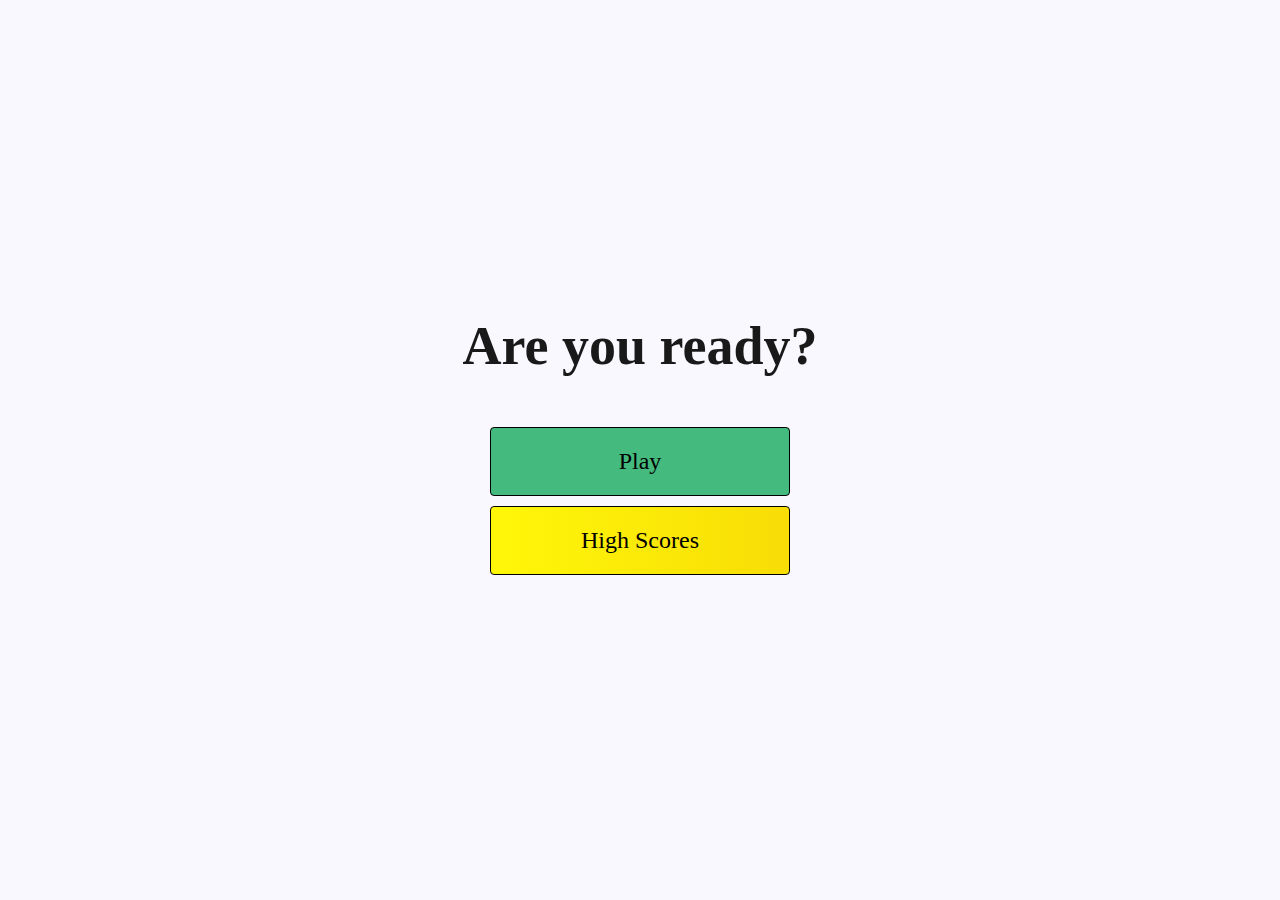
<file: index.html>
<!DOCTYPE html>
<html lang="en">
<head>
    <meta charset="UTF-8">
    <meta http-equiv="X-UA-Compatible" content="IE=edge">

    <link rel="stylesheet" href="assets/css/style.css">
    <meta name="viewport" content="width=device-width, initial-scale=1.0">
    <title>Document</title>
</head>
<body>
    <div class="container">
        <div id="home" class="flex-column flex-center">
            <h1>Are you ready?</h1>
            <a href="game.html" class="btn">Play</a>
            <a href="high-scores.html" id="highscore-btn" class="btn">High Scores</a>

        </div>
    </div>
</body>
</html>
</file>
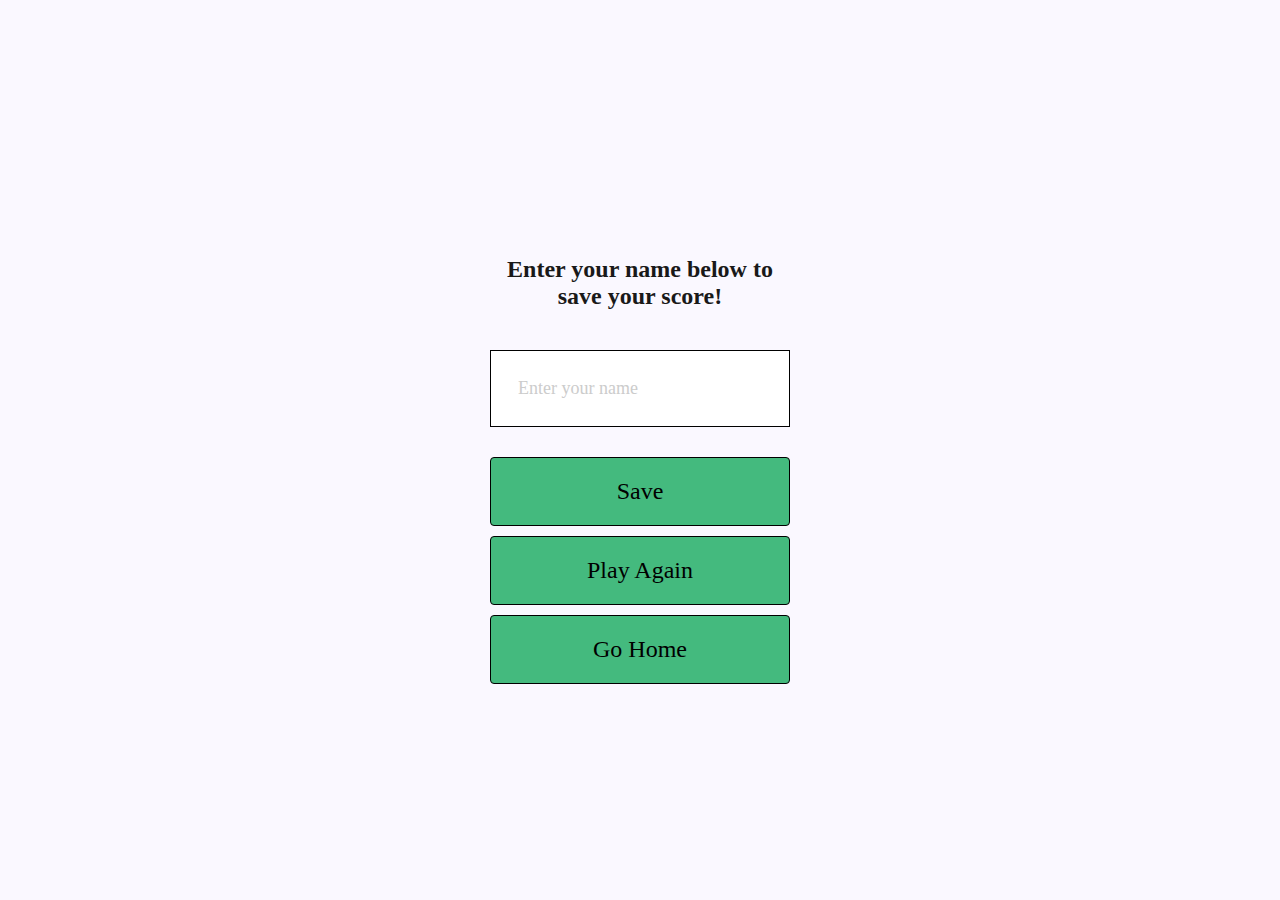
<file: end.html>
<!DOCTYPE html>
<html lang="en">
<head>
    <meta charset="UTF-8">
    <meta http-equiv="X-UA-Compatible" content="IE=edge">
    <meta name="viewport" content="width=device-width, initial-scale=1.0">

    
    <link rel="stylesheet" href="assets/css/style.css">
    <title>Document</title>
   
</head>
<body>
    <div class="container">
        <div id="end" class="flex-column flex-center">
            <h1 id="final-score">0</h1>
            <form  class="end-form-container">
                <h2 id="end-text">Enter your name below to save your score!</h2>
                <input type="text" name="name" placeholder="Enter your name" id="username">
                <button class="btn" id="save-score-btn" type="submit" onclick="saveHighScore(event)" disabled>Save</button>
            </form>
            <a href="/game.html" class="btn">Play Again</a>
            <a href="/" class="btn">Go Home</a>
        </div>
    </div>
    <script src="assets/js/end.js"></script>
</body>
</html>
</file>
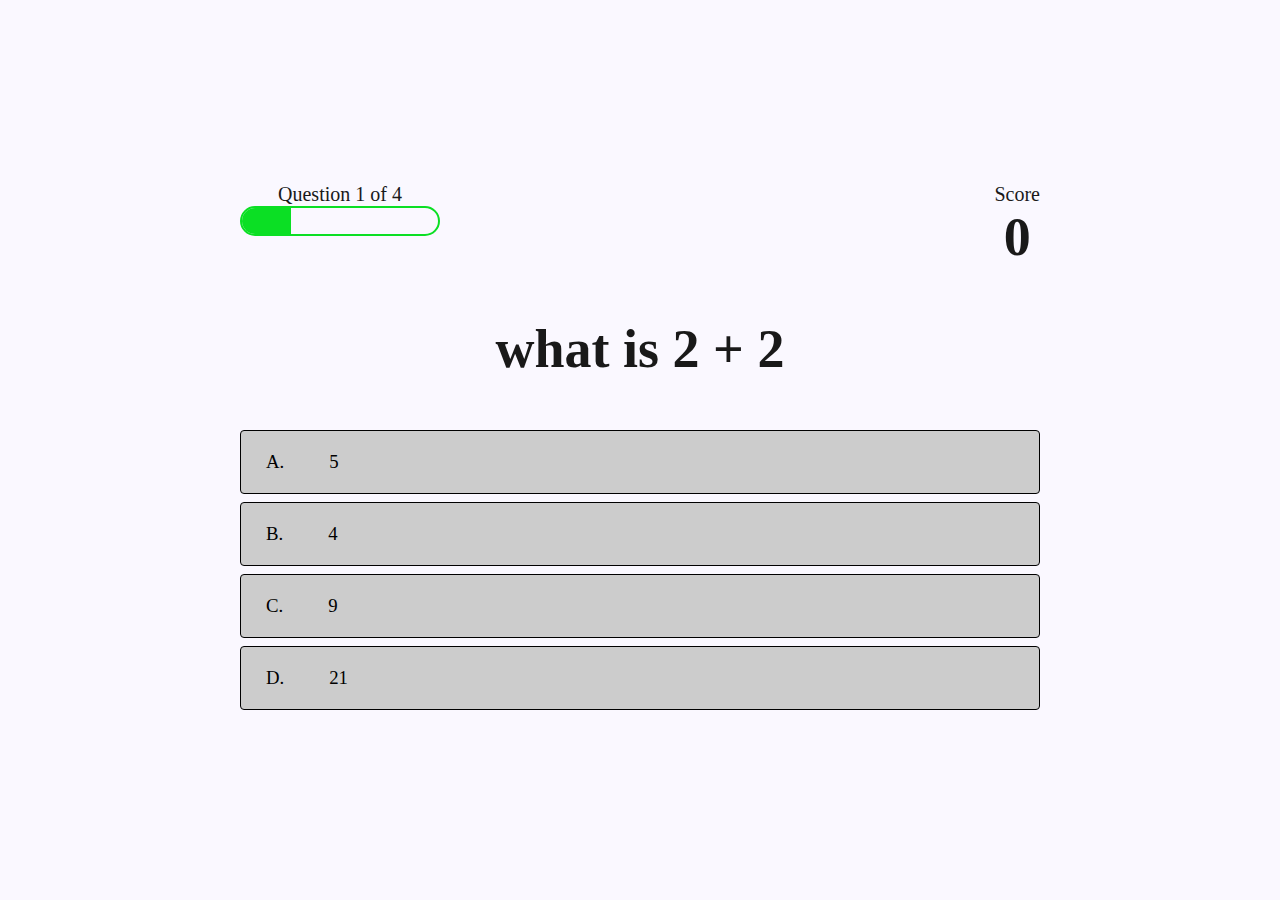
<file: game.html>
<!DOCTYPE html>
<html lang="en">
<head>
    <meta charset="UTF-8">
    <meta http-equiv="X-UA-Compatible" content="IE=edge">
    <meta name="viewport" content="width=device-width, initial-scale=1.0">
    <title>Quiz Page</title>
    <link rel="stylesheet" href="assets/css/style.css">
    <link rel="stylesheet" href="assets/css/game.css">
</head>
<body>
    <div class="container">
        <div id="game" class="justify-center flex-column">
            <div id="hud">
                <div class="hud-item">
                    <p id="progress-text" class="hud-prefix">
                        Question
                    </p>
                    <div id="progress-bar">
                        <div id="progress-bar-full"></div>
                    </div>
                </div>
               
                <div class="hud-item">
                    <p class="hud-prefix">Score</p>
                    <h1 class="hud-main-text" id="score">0</h1>
                </div>
            </div>
            <h1 id="question">What is the Answer to this question</h1>
            <div class="choice-container">
                <p class="choice-prefix">A.</p>
                <p class="choice-text" data-number="1">choice 1</p>
            </div>
            <div class="choice-container">
                <p class="choice-prefix">B.</p>
                <p class="choice-text" data-number="2">choice 2</p>
            </div>
            <div class="choice-container">
                <p class="choice-prefix">C.</p>
                <p class="choice-text" data-number="3">choice 3</p>
            </div>
            <div class="choice-container">
                <p class="choice-prefix">D.</p>
                <p class="choice-text" data-number="4">choice 4</p>
            </div>
        </div>
    </div>
    <script src="assets/js/game.js"></script>
</body>
</html>
</file>
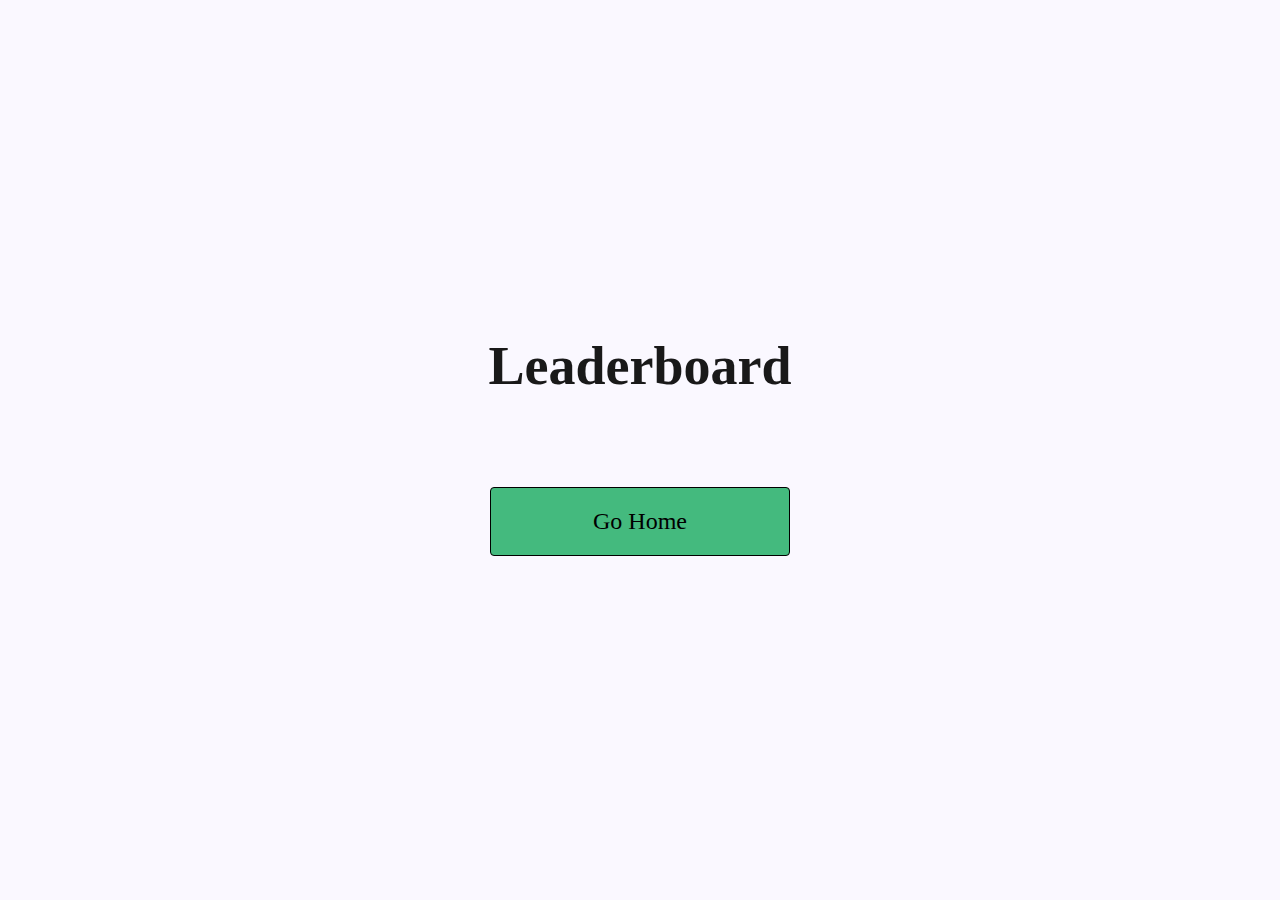
<file: high-scores.html>
<!DOCTYPE html>
<html lang="en">
<head>
    <meta charset="UTF-8">
    <meta http-equiv="X-UA-Compatible" content="IE=edge">
    <meta name="viewport" content="width=device-width, initial-scale=1.0">
    <title>Document</title>

    <link rel="stylesheet" href="assets/css/high-scores.css">
    <link rel="stylesheet" href="assets/css/style.css">

</head>
<body>
    <div class="container">
        <div id="high-scores" class="flex-center flex-column">
            <h1 id="final-score">Leaderboard</h1>
            <ul id="high-scores-list"></ul>
            <a href="/" class="btn">Go Home</a>
        </div>
    </div>
    <script src="assets/js/high-scores.js"></script>
</body>
</html>
</file>
<file: assets/css/style.css>
* {
    box-sizing: border-box;
    margin: 0;
    padding: 0;
    font-size: 62.5%;
    font-family: 'Nova Square', cursive;
}

h1 {
    font-size: 5.4rem;
    margin-bottom: 5rem;
    text-align: center;
}

h2 {
    font-size: 4.2rem;
    margin-bottom: 4rem;

}

.container {
    width: 100vw;
    height: 100vh;
    display: flex;
    justify-content: center;
    align-items: center;
    max-width: 80 rem;
    margin: 0 auto;
    padding: 2rem;
    background-color: #FAF8FF;
    color: #191919;

}

.flex-column {
    display: flex;
    flex-direction: column;
}

.flex-center {
    justify-content: center;
    align-items: center;
}

/* .justify-center {
    justify-content: center;

} */

.text-center {
    text-align: center;
}

.hidden {
    display: none;
}

.btn {

    font-size: 2.4rem;
    padding: 2rem;
    width: 30rem;
    text-align: center;
    margin-bottom: 1rem;
    text-decoration: none;
    color: #000;
    background: #44BA7E;
    border-radius: 4px;
    border: 1px solid #000;
}

.btn:hover {
    cursor: pointer;
    box-shadow: 0 0.4rem 1.4rem 0 rgb(299, 299, 299);
    transition: transform 150ms;
    transform: scale(1.03);
}

.btn[disabled]:hover {
    cursor: not-allowed;
    box-shadow: none;
    transform: none;
}

#highscore-btn {
    background: linear-gradient(90deg, rgb(255, 247, 9) 0%, rgb(248, 221, 6) 100%);
}


#highscore-btn:hover {
    box-shadow: 0 0.4rem 1.4rem 0 rgb(255, 255, 0, 0.5);
}


/* End page css */

.end-form-container {
    width: 100%;
    display: flex;
    flex-direction: column;
    align-items: center;
    max-width: 30rem;
}

input {
    margin-bottom: 1rem;
    width: 20rem;
    padding: 1.5em;
    font-size: 1.8rem;
    border: 1px solid #000;
}


input::placeholder {
    color: #ccc;
}

#username {
    margin-bottom: 3rem;
    width: 100%;
    outline: none;
}

#end-text {
    font-size: 2.4rem;
    color: #191919;
    text-align: center;
}

.fa-home {
    margin-left: 1rem;
    font-size: 2rem;
    color: rgb(28, 26, 26);
}
</file>
<file: assets/css/game.css>
.choice-container {
    color: #000;
    display: flex;
    margin-bottom: 0.8rem;
    width: 100%;
    border: 1px solid #000;
    border-radius: 4px;
    background: #CCC;
    font-size: 3rem;
    min-width: 80rem;

}

.choice-container:hover {
    cursor: pointer;
    transition: transform 100ms;
    transform: scale(1.02);
}

.choice-prefix {
    padding: 2rem 2.5rem;
}

.choice-text {
    padding: 2rem;
    width: 100%;
}

.correct {
    background: linear-gradient(32deg, rgba(11, 223, 36) 0%, rgba(41, 232, 111) 100%);
}

.incorrect {
    background: linear-gradient(32deg, rgba(230, 29, 1) 0%, rgba(224, 11, 11, 1) 100%);
}


/* Heads up Display*/

#hud {
    display: flex;
    justify-content: space-between;
    box-sizing: border-box;
}

.hud-prefix {
    text-align: center;
    font-size: 2rem;
}

.hud-main-text {
    text-align: center;
}

#timer {
    font-size: 2rem;
}
#progress-bar {
    width: 20rem;
    height: 3rem;
    border: 0.2rem solid rgb(11, 223, 36);
    margin-bottom: 2rem;
    border-radius: 20px;
    overflow: hidden;
}

#progress-bar-full {
    height: 100%;
    background: rgb(11, 223, 36);
    width: 0%;
}


@media screen and (max-width: 768px) {
    .choice-container {
        min-width: 40rem;
    }
}
</file>
<file: assets/css/high-scores.css>
body {
    color: #191919;

}

#high-scores-list {
    list-style: none;
    margin-bottom: 4rem;
}

.high-score {
    font-size: 2.8rem;
    margin-bottom: 0.5rem;
}
</file>
